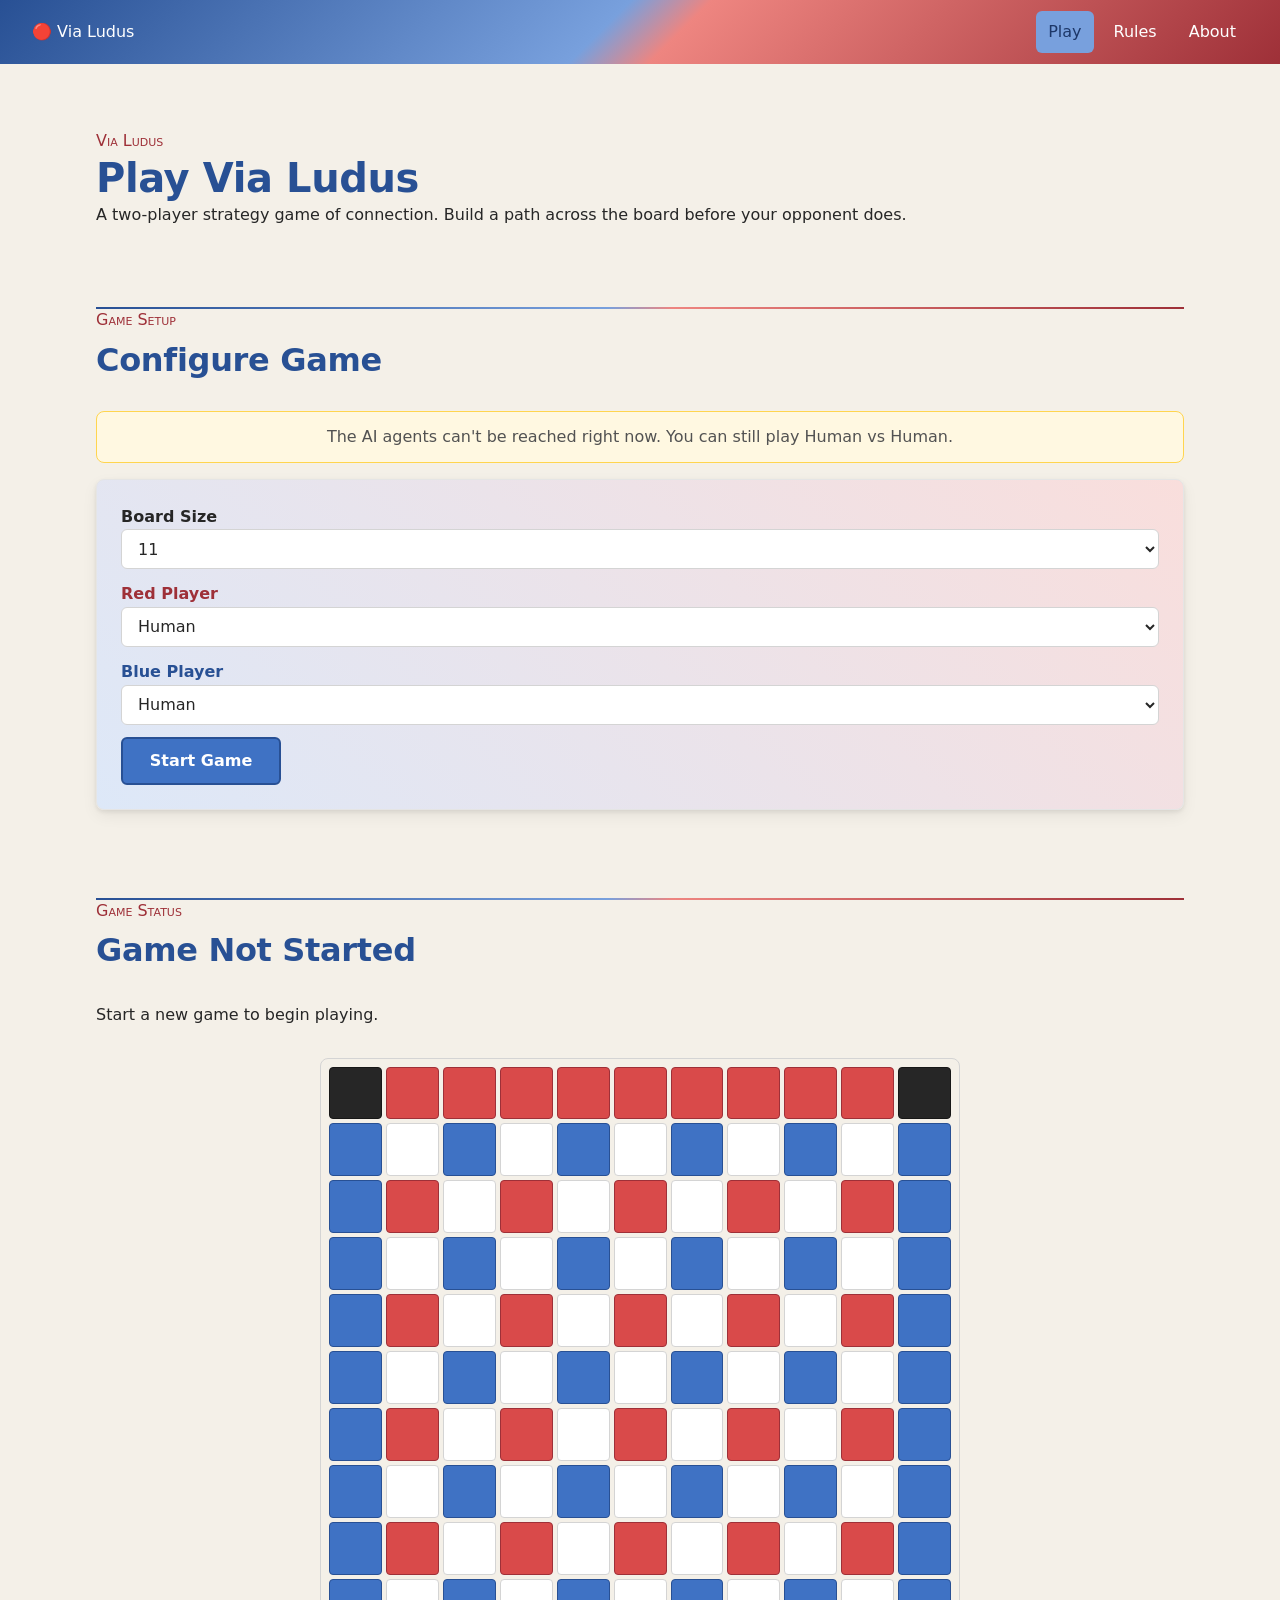
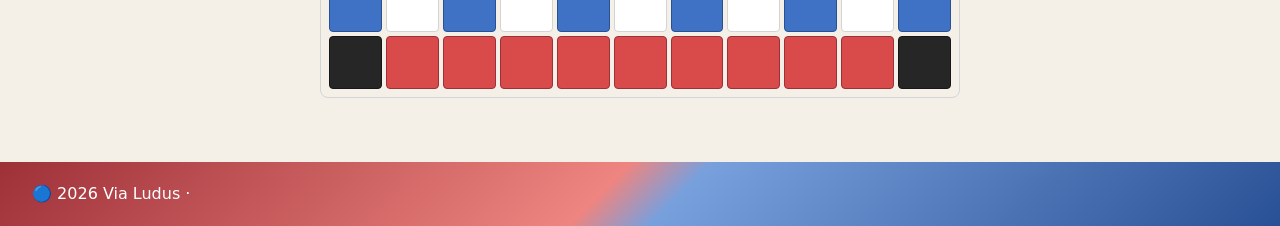
<file: frontend/index.html>
<!DOCTYPE html>
<html lang="en">
<head>
	<meta charset="UTF-8">
	<meta name="viewport" content="width=device-width, initial-scale=1.0">

	<meta
		name="description"
		content="Via Ludus is a two-player strategy game of connection, territory, and blocking."
	>

	<title>Via Ludus</title>
	<link rel="icon" href="icons/favicon.ico" sizes="any">
	<link rel="icon" href="icons/favicon-32x32.png" type="image/png" sizes="32x32">
	<link rel="icon" href="icons/favicon-16x16.png" type="image/png" sizes="16x16">
	<link rel="apple-touch-icon" href="icons/apple-touch-icon.png">
	<link rel="manifest" href="site.webmanifest">
	<meta name="theme-color" content="#3F72C4">

	<link rel="stylesheet" href="css/index.css">
	<link rel="stylesheet" href="css/pages/index.css">

</head>

<body class="site-page">

	<header class="site-header">
		<div class="container">
			<a class="site-brand" href="index.html" aria-label="Via Ludus home">
				<span class="brand-icon" aria-hidden="true">🔴</span>
				<span class="brand-name">Via Ludus</span>
			</a>

			<nav class="site-nav" aria-label="Main navigation">
				<ul class="navigation-list">
					<li>
						<a class="navigation-link is-active" href="index.html" aria-current="page">
							Play
						</a>
					</li>

					<li>
						<a class="navigation-link" href="rules.html">
							Rules
						</a>
					</li>

					<!-- <li>
						<a class="navigation-link" href="showcase.html">
							Showcase
						</a>
					</li> -->

					<li>
						<a class="navigation-link" href="about.html">
							About
						</a>
					</li>
				</ul>
			</nav>
		</div>
	</header>

<main class="main-content">

	<!-- Hero -->
	<section class="section hero" aria-labelledby="game-title">
		<div class="container">
			<div class="hero-content">
				<p class="eyebrow">Via Ludus</p>
				<h1 id="game-title">Play Via Ludus</h1>
				<p class="hero-description">A two-player strategy game of connection. Build a path across the board before your opponent does.</p>
			</div>
		</div>
	</section>

	<!-- Game Setup -->
	<section class="section game-setup" aria-labelledby="game-setup-title">
		<div class="container">
			<header class="section-header">
				<p class="eyebrow">Game Setup</p>
				<h2 id="game-setup-title">Configure Game</h2>
			</header>
			
			<div
				id="backend-notice"
				class="loading loading--notice"
				role="status"
				aria-live="polite"
				hidden
			>
				<span class="loading__spinner" aria-hidden="true"></span>
				<span data-notice-message></span>
			</div>

			<div id="game-settings" class="card">
				<div class="card__body">
					<div class="game-controls">

						<!-- Board Size -->
						<div class="game-control">
							<label class="field__label" for="board-size">
								Board Size
							</label>

							<select class="input" id="board-size" name="board-size">
								<option value="5">5</option>
								<option value="7">7</option>
								<option value="9">9</option>
								<option value="11" selected>11</option>
								<option value="13">13</option>
								<option value="15">15</option>
								<option value="17">17</option>
								<option value="19">19</option>
							</select>
						</div>

						<!-- Red Player -->
						<div class="game-control">
							<label class="field__label" for="red-player">
								<span class="player-text--red">Red Player</span>
							</label>

							<select id="red-player" class="input" name="red-player">
								<option value="human" selected>Human</option>
							</select>
						</div>

						<!-- Blue Player -->
						<div class="game-control">
							<label class="field__label" for="blue-player">
								<span class="player-text--blue">Blue Player</span>
							</label>

							<select id="blue-player" class="input" name="blue-player">
								<option value="human" selected>Human</option>
							</select>
						</div>

						<!-- Game Actions -->
						<div class="game-actions">
							<button id="game-action" class="button button--lg game-action--start" type="button">
								Start Game
							</button>
						</div>

					</div>
				</div>
			</div>
		</div>
	</section>

	<!-- Game Status -->
	<section id="game-status" class="section game-status-section" aria-labelledby="game-status-title">
		<div class="container">
			<header class="section-header">
				<p class="eyebrow">Game Status</p>
				<h2 id="game-status-title">Game Not Started</h2>
			</header>

			<div class="game-turn-indicator">
				<p id="turn-indicator">
					Start a new game to begin playing.
				</p>
			</div>

			<div id="game-board-container">
				<div class="loading" aria-live="polite">
					<span class="loading__spinner" aria-hidden="true"></span>
					<span>Loading game...</span>
				</div>
			</div>
		</div>
	</section>

</main>

	<footer class="site-footer">
		<div class="container">
			<span>🔵 2026 Via Ludus &middot;</span>
		</div>
	</footer>

	<script type="module" src="js/index.js"></script>
</body>
</html>
</file>
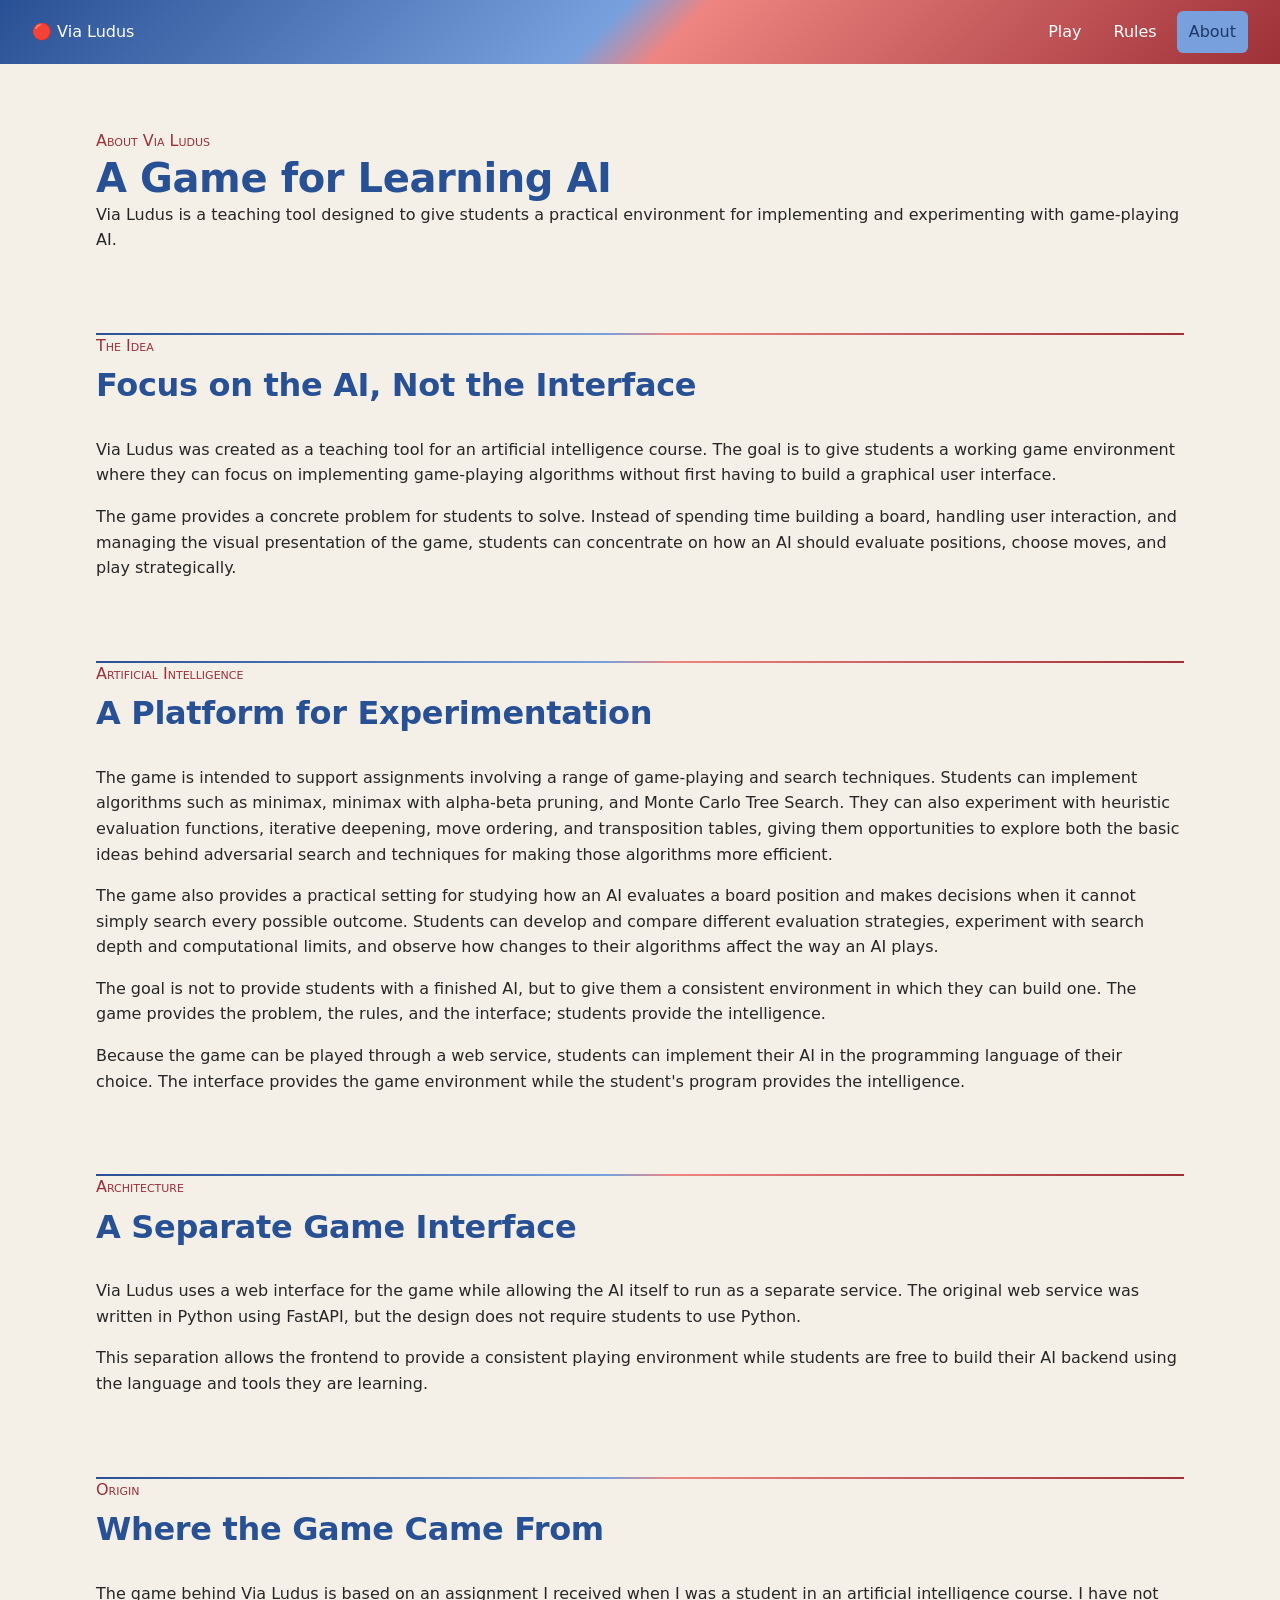
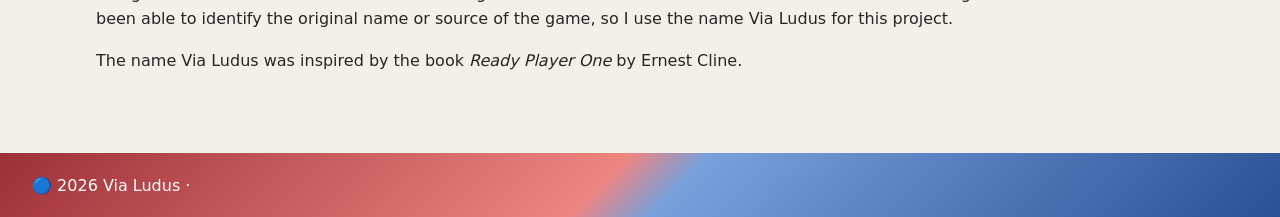
<file: frontend/about.html>
<!DOCTYPE html>
<html lang="en">
<head>
	<meta charset="UTF-8">
	<meta name="viewport" content="width=device-width, initial-scale=1.0">

	<meta
		name="description"
		content="Learn more about Via Ludus."
	>

	<title>Via Ludus | About</title>
	<link rel="icon" href="icons/favicon.ico" sizes="any">
	<link rel="icon" href="icons/favicon-32x32.png" type="image/png" sizes="32x32">
	<link rel="icon" href="icons/favicon-16x16.png" type="image/png" sizes="16x16">
	<link rel="apple-touch-icon" href="icons/apple-touch-icon.png">
	<link rel="manifest" href="site.webmanifest">
	<meta name="theme-color" content="#3F72C4">

	<link rel="stylesheet" href="css/index.css">

</head>

<body class="site-page">

	<header class="site-header">
		<div class="container">
			<a class="site-brand" href="index.html" aria-label="Via Ludus home">
				<span class="brand-icon" aria-hidden="true">🔴</span>
				<span class="brand-name">Via Ludus</span>
			</a>

			<nav class="site-nav" aria-label="Main navigation">
				<ul class="navigation-list">
					<li>
						<a class="navigation-link" href="index.html">
							Play
						</a>
					</li>

					<li>
						<a class="navigation-link" href="rules.html">
							Rules
						</a>
					</li>

					<!-- <li>
						<a class="navigation-link" href="showcase.html">
							Showcase
						</a>
					</li> -->

					<li>
						<a
							class="navigation-link is-active"
							href="about.html"
							aria-current="page"
						>
							About
						</a>
					</li>
				</ul>
			</nav>
		</div>
	</header>

		<main class="main-content">

		<!-- Hero -->
		<section class="section hero" aria-labelledby="about-title">
			<div class="container">
				<div class="hero-content">
					<p class="eyebrow">About Via Ludus</p>
					<h1 id="about-title">A Game for Learning AI</h1>
					<p class="hero-description">
						Via Ludus is a teaching tool designed to give students a
						practical environment for implementing and experimenting
						with game-playing AI.
					</p>
				</div>
			</div>
		</section>

		<!-- The Idea -->
		<section class="section" aria-labelledby="idea-title">
			<div class="container">
				<header class="section-header">
					<p class="eyebrow">The Idea</p>
					<h2 id="idea-title">Focus on the AI, Not the Interface</h2>
				</header>

				<p>
					Via Ludus was created as a teaching tool for an artificial
					intelligence course. The goal is to give students a working
					game environment where they can focus on implementing
					game-playing algorithms without first having to build a
					graphical user interface.
				</p>

				<p>
					The game provides a concrete problem for students to solve.
					Instead of spending time building a board, handling user
					interaction, and managing the visual presentation of the game,
					students can concentrate on how an AI should evaluate positions,
					choose moves, and play strategically.
				</p>
			</div>
		</section>

		<!-- AI -->
		<section class="section" aria-labelledby="ai-title">
			<div class="container">
				<header class="section-header">
					<p class="eyebrow">Artificial Intelligence</p>
					<h2 id="ai-title">A Platform for Experimentation</h2>
				</header>

				<p>
					The game is intended to support assignments involving a range
					of game-playing and search techniques. Students can implement
					algorithms such as minimax, minimax with alpha-beta pruning,
					and Monte Carlo Tree Search. They can also experiment with
					heuristic evaluation functions, iterative deepening, move
					ordering, and transposition tables, giving them opportunities
					to explore both the basic ideas behind adversarial search and
					techniques for making those algorithms more efficient.
				</p>

				<p>
					The game also provides a practical setting for studying how an
					AI evaluates a board position and makes decisions when it cannot
					simply search every possible outcome. Students can develop and
					compare different evaluation strategies, experiment with search
					depth and computational limits, and observe how changes to their
					algorithms affect the way an AI plays.
				</p>

				<p>
					The goal is not to provide students with a finished AI, but to
					give them a consistent environment in which they can build one.
					The game provides the problem, the rules, and the interface;
					students provide the intelligence.
				</p>

				<p>
					Because the game can be played through a web service, students
					can implement their AI in the programming language of their
					choice. The interface provides the game environment while the
					student's program provides the intelligence.
				</p>
			</div>
		</section>

		<!-- Architecture -->
		<section class="section" aria-labelledby="architecture-title">
			<div class="container">
				<header class="section-header">
					<p class="eyebrow">Architecture</p>
					<h2 id="architecture-title">A Separate Game Interface</h2>
				</header>

				<p>
					Via Ludus uses a web interface for the game while allowing the
					AI itself to run as a separate service. The original web service
					was written in Python using FastAPI, but the design does not
					require students to use Python.
				</p>

				<p>
					This separation allows the frontend to provide a consistent
					playing environment while students are free to build their
					AI backend using the language and tools they are learning.
				</p>
			</div>
		</section>

		<!-- Origin -->
		<section class="section" aria-labelledby="origin-title">
			<div class="container">
				<header class="section-header">
					<p class="eyebrow">Origin</p>
					<h2 id="origin-title">Where the Game Came From</h2>
				</header>

				<p>
					The game behind Via Ludus is based on an assignment I received
					when I was a student in an artificial intelligence course.
					I have not been able to identify the original name or source
					of the game, so I use the name Via Ludus for this project.
				</p>

				<p>
					The name Via Ludus was inspired by the book
					<em>Ready Player One</em> by Ernest Cline.
				</p>
			</div>
		</section>

	</main>

	<footer class="site-footer">
		<div class="container">
			<span>🔵 2026 Via Ludus &middot;</span>
		</div>
	</footer>

</body>
</html>
</file>
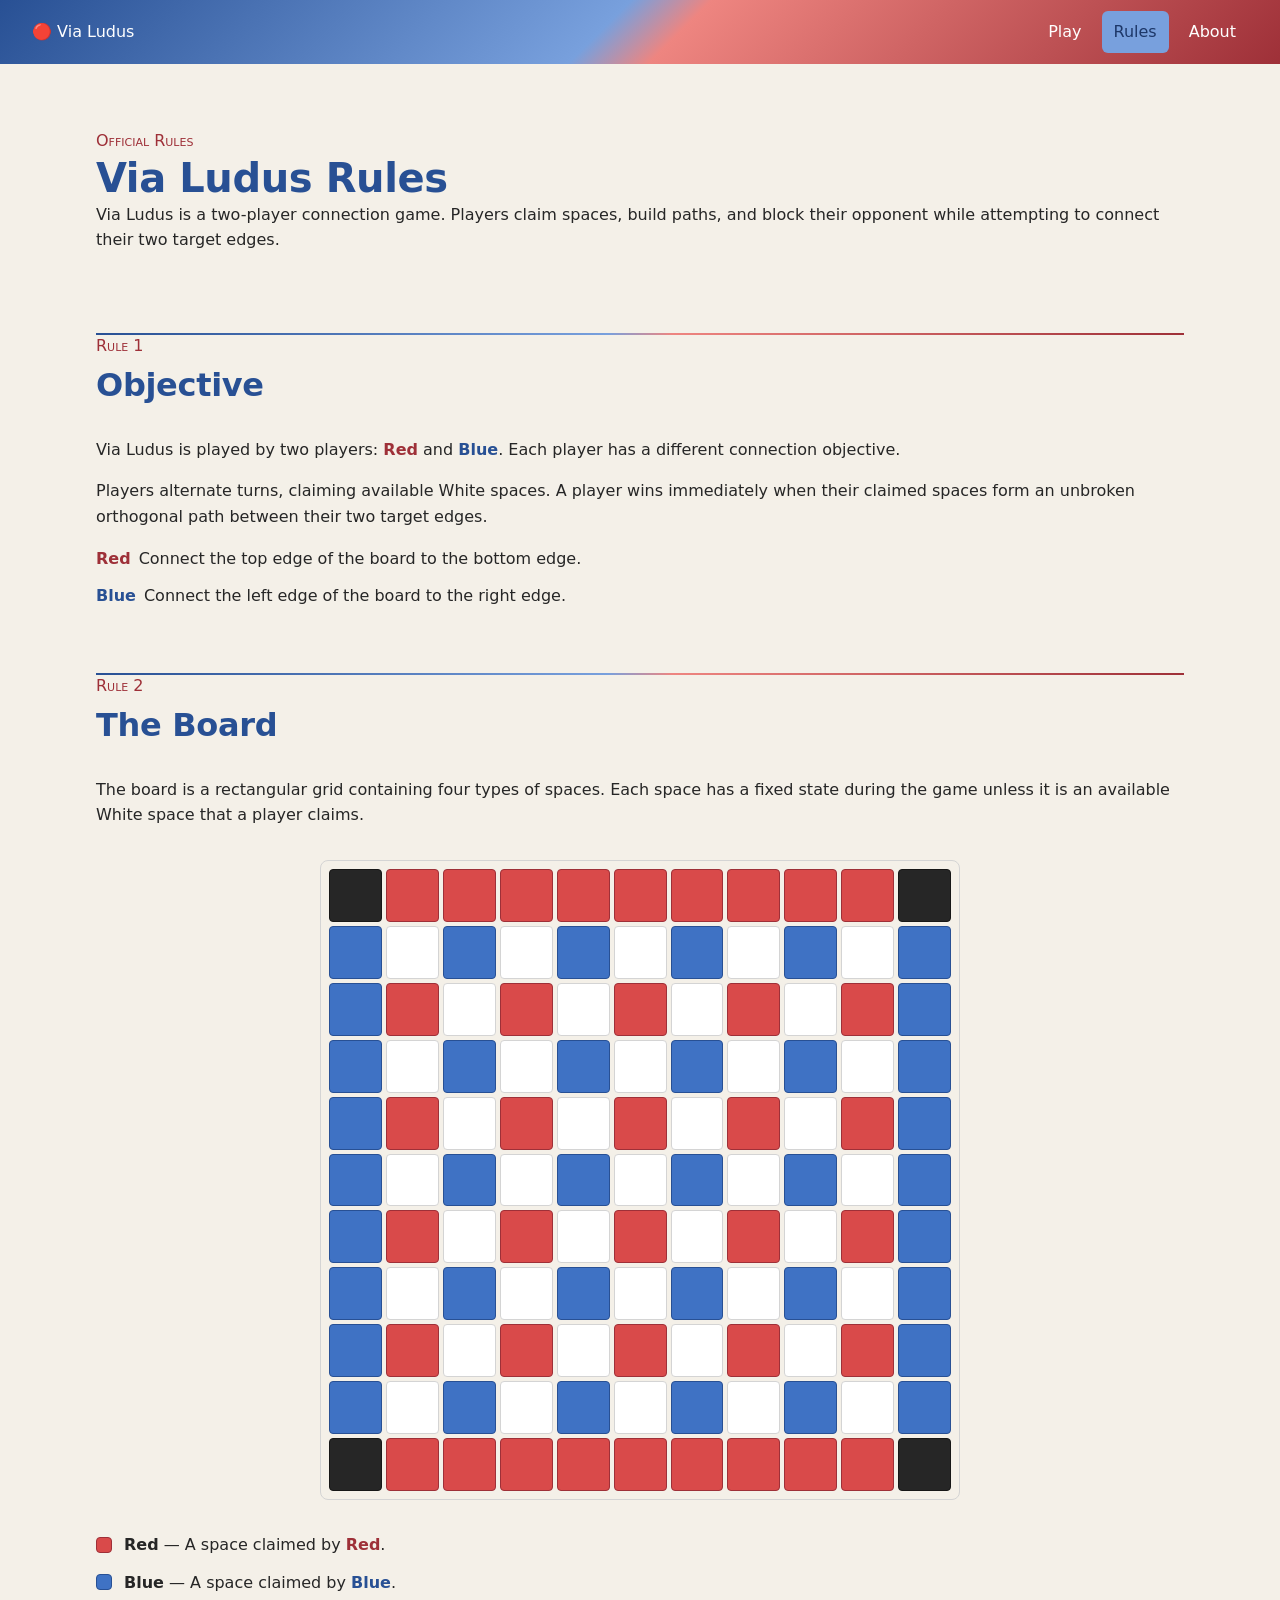
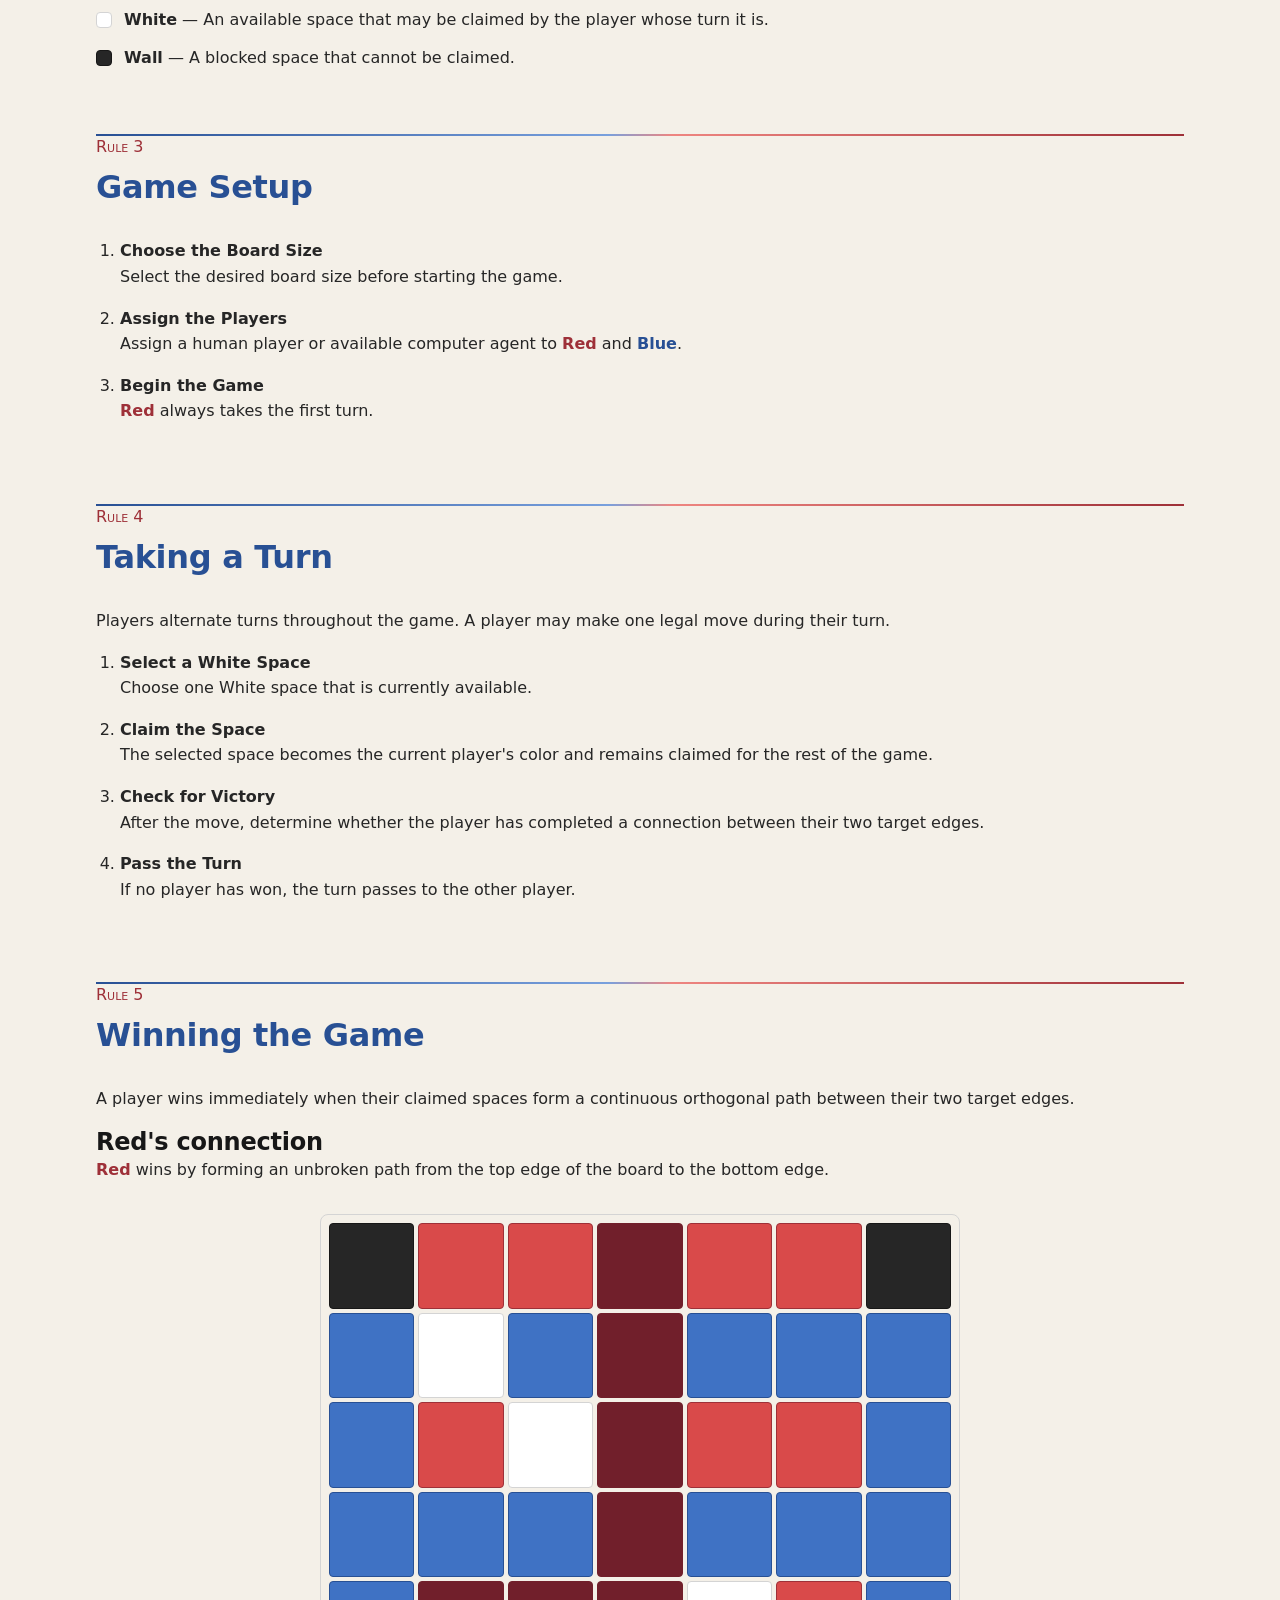
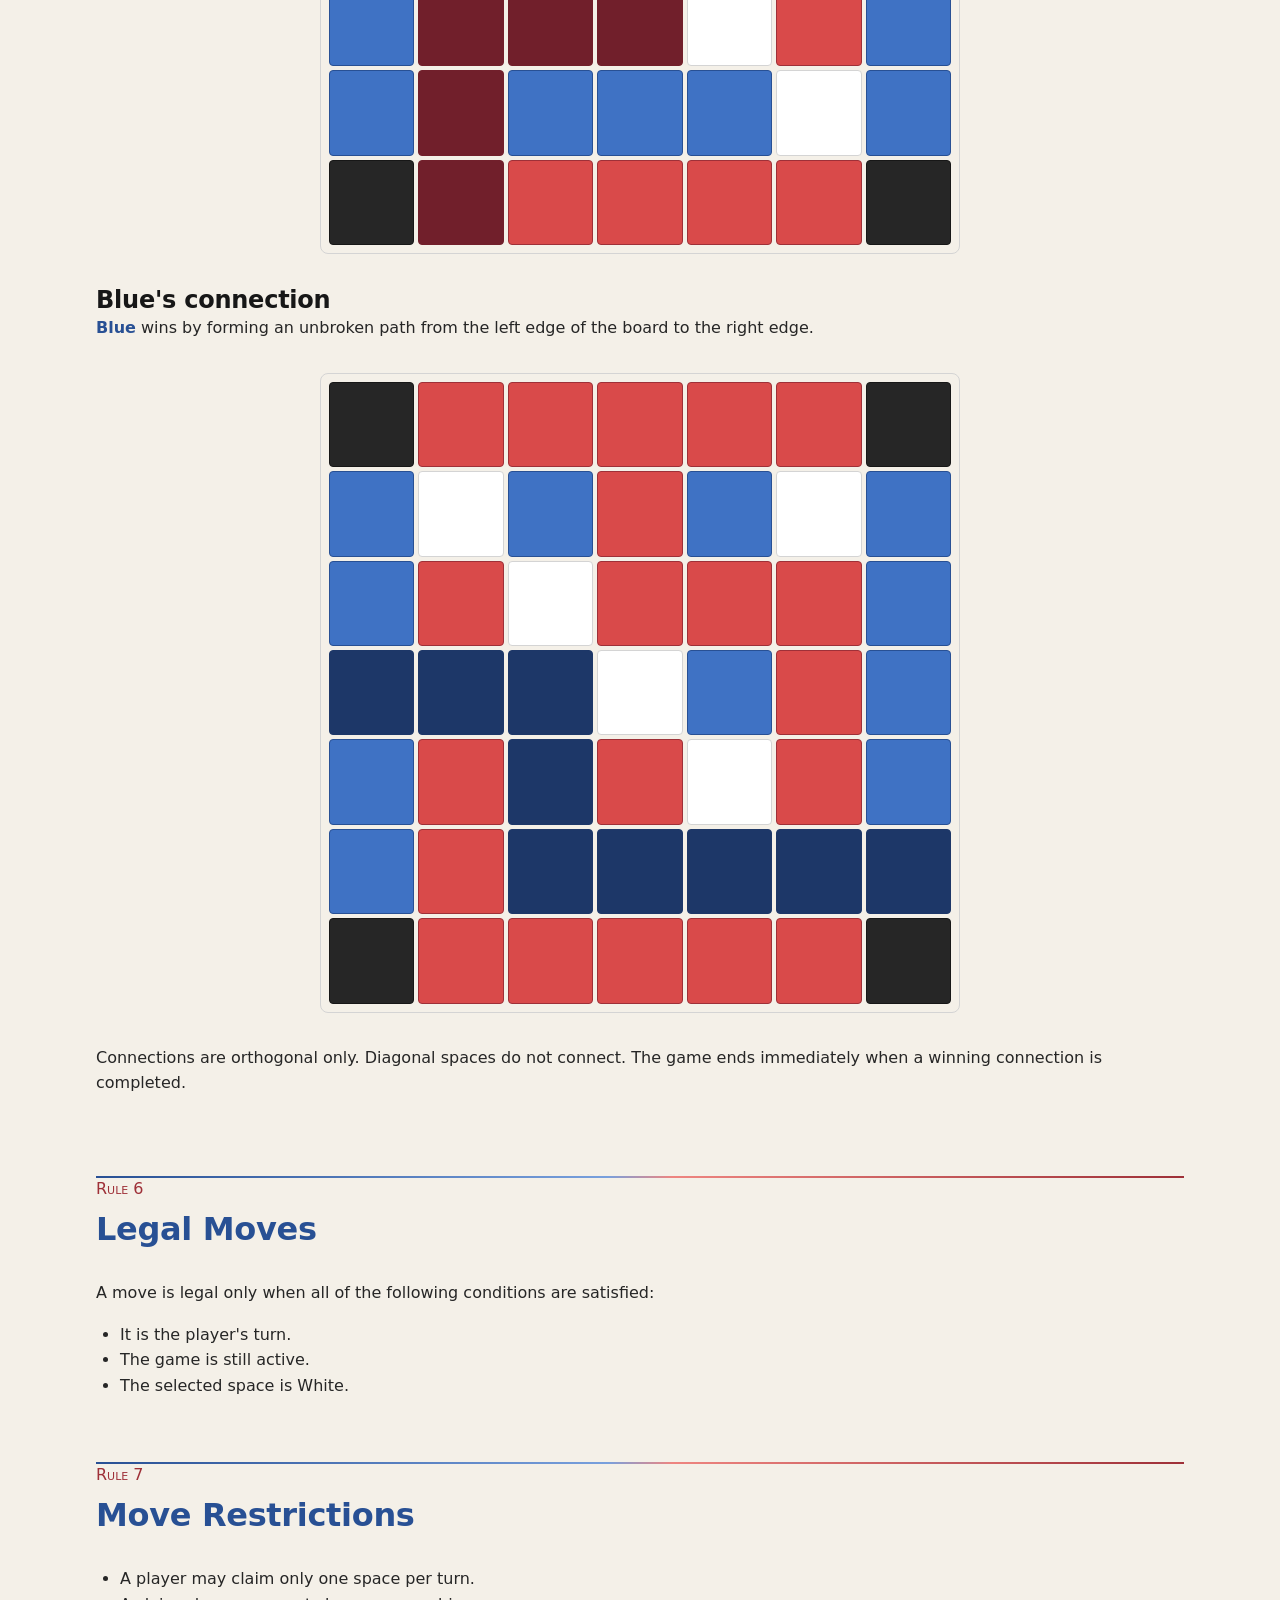
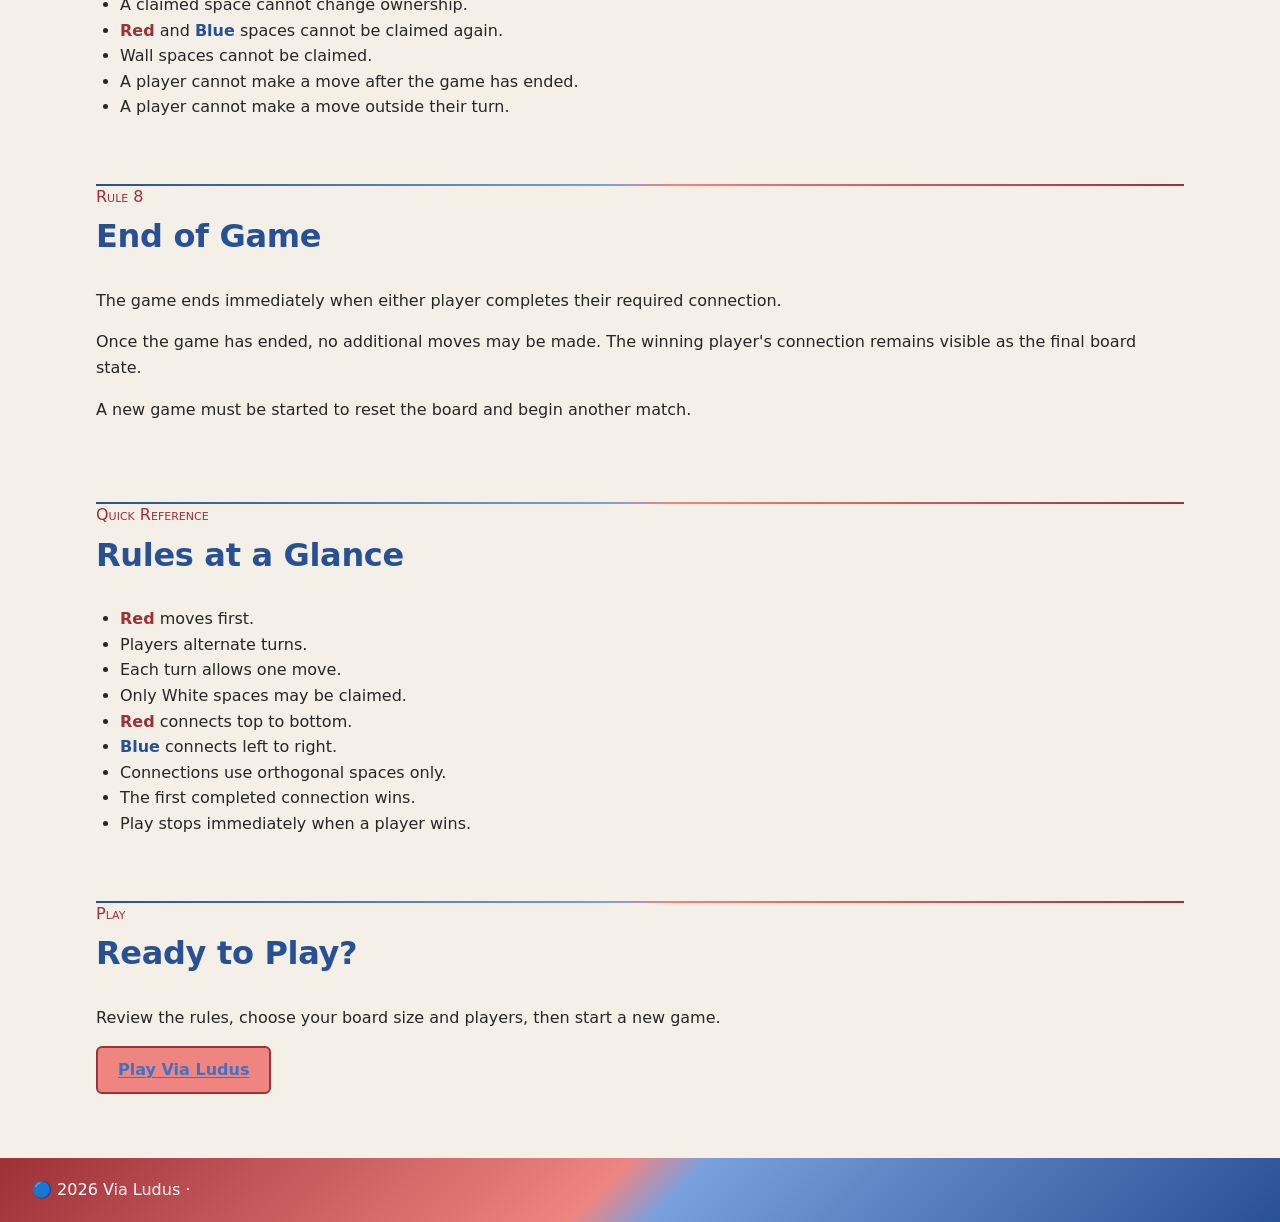
<file: frontend/rules.html>
<!DOCTYPE html>
<html lang="en">
<head>
	<meta charset="UTF-8">
	<meta name="viewport" content="width=device-width, initial-scale=1.0">

	<meta
		name="description"
		content="Official rules for Via Ludus, a two-player strategy game of connection, territory, and blocking."
	>

	<title>Via Ludus | Rules</title>
	<link rel="icon" href="icons/favicon.ico" sizes="any">
	<link rel="icon" href="icons/favicon-32x32.png" type="image/png" sizes="32x32">
	<link rel="icon" href="icons/favicon-16x16.png" type="image/png" sizes="16x16">
	<link rel="apple-touch-icon" href="icons/apple-touch-icon.png">
	<link rel="manifest" href="site.webmanifest">
	<meta name="theme-color" content="#3F72C4">

	<link rel="stylesheet" href="css/index.css">
	<link rel="stylesheet" href="css/pages/rules.css">

</head>

<body class="site-page">

	<header class="site-header">
		<div class="container">
			<a class="site-brand" href="index.html" aria-label="Via Ludus home">
				<span class="brand-icon" aria-hidden="true">🔴</span>
				<span class="brand-name">Via Ludus</span>
			</a>

			<nav class="site-nav" aria-label="Main navigation">
				<ul class="navigation-list">
					<li>
						<a class="navigation-link" href="index.html">
							Play
						</a>
					</li>

					<li>
						<a class="navigation-link is-active" href="rules.html" aria-current="page">
							Rules
						</a>
					</li>

					<!-- <li>
						<a class="navigation-link" href="showcase.html">
							Showcase
						</a>
					</li> -->

					<li>
						<a class="navigation-link" href="about.html">
							About
						</a>
					</li>
				</ul>
			</nav>
		</div>
	</header>

	<main class="main-content">

		<!-- Rules Introduction -->
		<section class="section hero" aria-labelledby="rules-title">
			<div class="container">

				<div class="hero-content">
					<p class="eyebrow">Official Rules</p>

					<h1 id="rules-title">
						Via Ludus Rules
					</h1>

					<p class="hero-description">
						Via Ludus is a two-player connection game.
						Players claim spaces, build paths, and block
						their opponent while attempting to connect
						their two target edges.
					</p>
				</div>

			</div>
		</section>

		<!-- 1. Objective -->
		<section class="section" aria-labelledby="overview-title">
			<div class="container">

				<header class="section-header">
					<p class="eyebrow">Rule 1</p>

					<h2 id="overview-title">
						Objective
					</h2>
				</header>

				<p>
					Via Ludus is played by two players:
					<span class="player-text--red">Red</span> and
					<span class="player-text--blue">Blue</span>.
					Each player has a different connection objective.
				</p>

				<p>
					Players alternate turns, claiming available
					White spaces. A player wins immediately when their
					claimed spaces form an unbroken orthogonal path
					between their two target edges.
				</p>

				<dl class="game-goals" aria-label="Player objectives">
					<div class="game-goal game-goal--red">
						<dt><span class="player-text--red">Red</span></dt>

						<dd>
							Connect the top edge of the board to the bottom edge.
						</dd>
					</div>

					<div class="game-goal game-goal--blue">
						<dt><span class="player-text--blue">Blue</span></dt>

						<dd>
							Connect the left edge of the board to the right edge.
						</dd>
					</div>
				</dl>

			</div>
		</section>

		<!-- 2. Board -->
		<section class="section" aria-labelledby="board-title">
			<div class="container">

				<header class="section-header">
					<p class="eyebrow">Rule 2</p>

					<h2 id="board-title">
						The Board
					</h2>
				</header>

				<p>
					The board is a rectangular grid containing four
					types of spaces. Each space has a fixed state
					during the game unless it is an available White
					space that a player claims.
				</p>

				<div
					id="starting-board-example"
					class="rules-board-example rules-board-example--starting"
				>
					<div class="loading" aria-live="polite">
						<span
							class="loading__spinner"
							aria-hidden="true"
						></span>

						<span>
							Loading board example...
						</span>
					</div>
				</div>

				<ul class="board-legend" aria-label="Board space types">
					<li class="board-legend-item">
						<span
							class="board-legend-marker board-legend-marker-red"
							aria-hidden="true"
						></span>

						<span>
							<strong>Red</strong>
							&mdash;
							A space claimed by <span class="player-text--red">Red</span>.
						</span>
					</li>

					<li class="board-legend-item">
						<span
							class="board-legend-marker board-legend-marker-blue"
							aria-hidden="true"
						></span>

						<span>
							<strong>Blue</strong>
							&mdash;
							A space claimed by <span class="player-text--blue">Blue</span>.
						</span>
					</li>

					<li class="board-legend-item">
						<span
							class="board-legend-marker board-legend-marker-open"
							aria-hidden="true"
						></span>

						<span>
							<strong>White</strong>
							— An available space that may be
							claimed by the player whose turn it is.
						</span>
					</li>

					<li class="board-legend-item">
						<span
							class="board-legend-marker board-legend-marker-corner"
							aria-hidden="true"
						></span>

						<span>
							<strong>Wall</strong>
							— A blocked space that cannot be claimed.
						</span>
					</li>
				</ul>

			</div>
		</section>

		<!-- 3. Setup -->
		<section class="section" aria-labelledby="setup-title">
			<div class="container">

				<header class="section-header">
					<p class="eyebrow">Rule 3</p>

					<h2 id="setup-title">
						Game Setup
					</h2>
				</header>

				<ol class="rules-steps">
					<li class="rules-step">
						<span class="rules-step-title">Choose the Board Size</span>

						<p>
							Select the desired board size before
							starting the game.
						</p>
					</li>
					
					<li class="rules-step">
						<span class="rules-step-title">Assign the Players</span>

						<p>
							Assign a human player or available
							computer agent to
							<span class="player-text--red">Red</span> and
							<span class="player-text--blue">Blue</span>.
						</p>
					</li>

					<li class="rules-step">
						<span class="rules-step-title">Begin the Game</span>

						<p>
							<span class="player-text--red">Red</span>
							always takes the first turn.
						</p>
					</li>
				</ol>

			</div>
		</section>

		<!-- 4. Taking a Turn -->
		<section class="section" aria-labelledby="turn-title">
			<div class="container">

				<header class="section-header">
					<p class="eyebrow">Rule 4</p>

					<h2 id="turn-title">
						Taking a Turn
					</h2>
				</header>

				<p>
					Players alternate turns throughout the game.
					A player may make one legal move during their
					turn.
				</p>

				<ol class="rules-steps">
					<li class="rules-step">
						<span class="rules-step-title">Select a White Space</span>

						<p>
							Choose one White space that is currently
							available.
						</p>
					</li>

					<li class="rules-step">
						<span class="rules-step-title">Claim the Space</span>

						<p>
							The selected space becomes the current
							player's color and remains claimed for
							the rest of the game.
						</p>
					</li>

					<li class="rules-step">
						<span class="rules-step-title">Check for Victory</span>

						<p>
							After the move, determine whether the
							player has completed a connection between
							their two target edges.
						</p>
					</li>

					<li class="rules-step">
						<span class="rules-step-title">Pass the Turn</span>

						<p>
							If no player has won, the turn passes to
							the other player.
						</p>
					</li>
				</ol>

			</div>
		</section>

		<!-- 5. Winning -->
		<section class="section" aria-labelledby="winning-title">
			<div class="container">

				<header class="section-header">
					<p class="eyebrow">Rule 5</p>

					<h2 id="winning-title">
						Winning the Game
					</h2>
				</header>

				<p>
					A player wins immediately when their claimed
					spaces form a continuous orthogonal path between
					their two target edges.
				</p>

				<div class="winning-goals" aria-label="Winning conditions">

					<article class="winning-goal">
						<h3>Red's connection</h3>

						<p>
							<span class="player-text--red">Red</span>
							wins by forming an unbroken path from the
							top edge of the board to the bottom edge.
						</p>

						<div
							id="red-winning-example"
							class="rules-board-example"
						>
							<div class="loading" aria-live="polite">
								<span
									class="loading__spinner"
									aria-hidden="true"
								></span>

								<span>
									Loading Red connection example...
								</span>
							</div>
						</div>
					</article>

					<article class="winning-goal">
						<h3>Blue's connection</h3>

						<p>
							<span class="player-text--blue">Blue</span>
							wins by forming an unbroken path from the
							left edge of the board to the right edge.
						</p>

						<div
							id="blue-winning-example"
							class="rules-board-example"
						>
							<div class="loading" aria-live="polite">
								<span
									class="loading__spinner"
									aria-hidden="true"
								></span>

								<span>
									Loading Blue connection example...
								</span>
							</div>
						</div>
					</article>

				</div>

				<p class="rules-note">
					Connections are orthogonal only. Diagonal spaces
					do not connect. The game ends immediately when
					a winning connection is completed.
				</p>

			</div>
		</section>

		<!-- 6. Legal Moves -->
		<section class="section" aria-labelledby="moves-title">
			<div class="container">

				<header class="section-header">
					<p class="eyebrow">Rule 6</p>

					<h2 id="moves-title">
						Legal Moves
					</h2>
				</header>

				<p>
					A move is legal only when all of the following
					conditions are satisfied:
				</p>

				<ul class="rules-list">
					<li>
						It is the player's turn.
					</li>

					<li>
						The game is still active.
					</li>

					<li>
						The selected space is White.
					</li>
				</ul>

			</div>
		</section>

		<!-- 7. Restrictions -->
		<section class="section" aria-labelledby="restrictions-title">
			<div class="container">

				<header class="section-header">
					<p class="eyebrow">Rule 7</p>

					<h2 id="restrictions-title">
						Move Restrictions
					</h2>
				</header>

				<ul class="rules-list">
					<li>
						A player may claim only one space per turn.
					</li>

					<li>
						A claimed space cannot change ownership.
					</li>

					<li>
						<span class="player-text--red">Red</span>
						and
						<span class="player-text--blue">Blue</span>
						spaces cannot be claimed again.
					</li>

					<li>
						Wall spaces cannot be claimed.
					</li>

					<li>
						A player cannot make a move after the game
						has ended.
					</li>

					<li>
						A player cannot make a move outside their turn.
					</li>
				</ul>

			</div>
		</section>

		<!-- 8. Game End -->
		<section class="section" aria-labelledby="game-end-title">
			<div class="container">

				<header class="section-header">
					<p class="eyebrow">Rule 8</p>

					<h2 id="game-end-title">
						End of Game
					</h2>
				</header>

				<p>
					The game ends immediately when either player
					completes their required connection.
				</p>

				<p>
					Once the game has ended, no additional moves may
					be made. The winning player's connection remains
					visible as the final board state.
				</p>

				<p>
					A new game must be started to reset the board and
					begin another match.
				</p>

			</div>
		</section>

		<!-- Quick Reference -->
		<section class="section" aria-labelledby="reference-title">
			<div class="container">

				<header class="section-header">
					<p class="eyebrow">Quick Reference</p>

					<h2 id="reference-title">
						Rules at a Glance
					</h2>
				</header>

				<ul class="rules-list">
					<li>
						<span class="player-text--red">Red</span>
						moves first.
					</li>

					<li>
						Players alternate turns.
					</li>

					<li>
						Each turn allows one move.
					</li>

					<li>
						Only White spaces may be claimed.
					</li>

					<li>
						<span class="player-text--red">Red</span>
						connects top to bottom.
					</li>

					<li>
						<span class="player-text--blue">Blue</span>
						connects left to right.
					</li>

					<li>
						Connections use orthogonal spaces only.
					</li>

					<li>
						The first completed connection wins.
					</li>

					<li>
						Play stops immediately when a player wins.
					</li>
				</ul>

			</div>
		</section>

		<!-- Start Playing -->
		<section class="section" aria-labelledby="new-game-title">
			<div class="container">

				<header class="section-header">
					<p class="eyebrow">Play</p>

					<h2 id="new-game-title">
						Ready to Play?
					</h2>
				</header>

				<p>
					Review the rules, choose your board size and
					players, then start a new game.
				</p>

				<a id="rules-game-link" class="button button--lg" href="index.html">
					Play Via Ludus
				</a>

			</div>
		</section>

	</main>

	<footer class="site-footer">
		<div class="container">
			<span>🔵 2026 Via Ludus &middot;</span>
		</div>
	</footer>

	<script type="module" src="js/rules.js"></script>
</body>
</html>
</file>
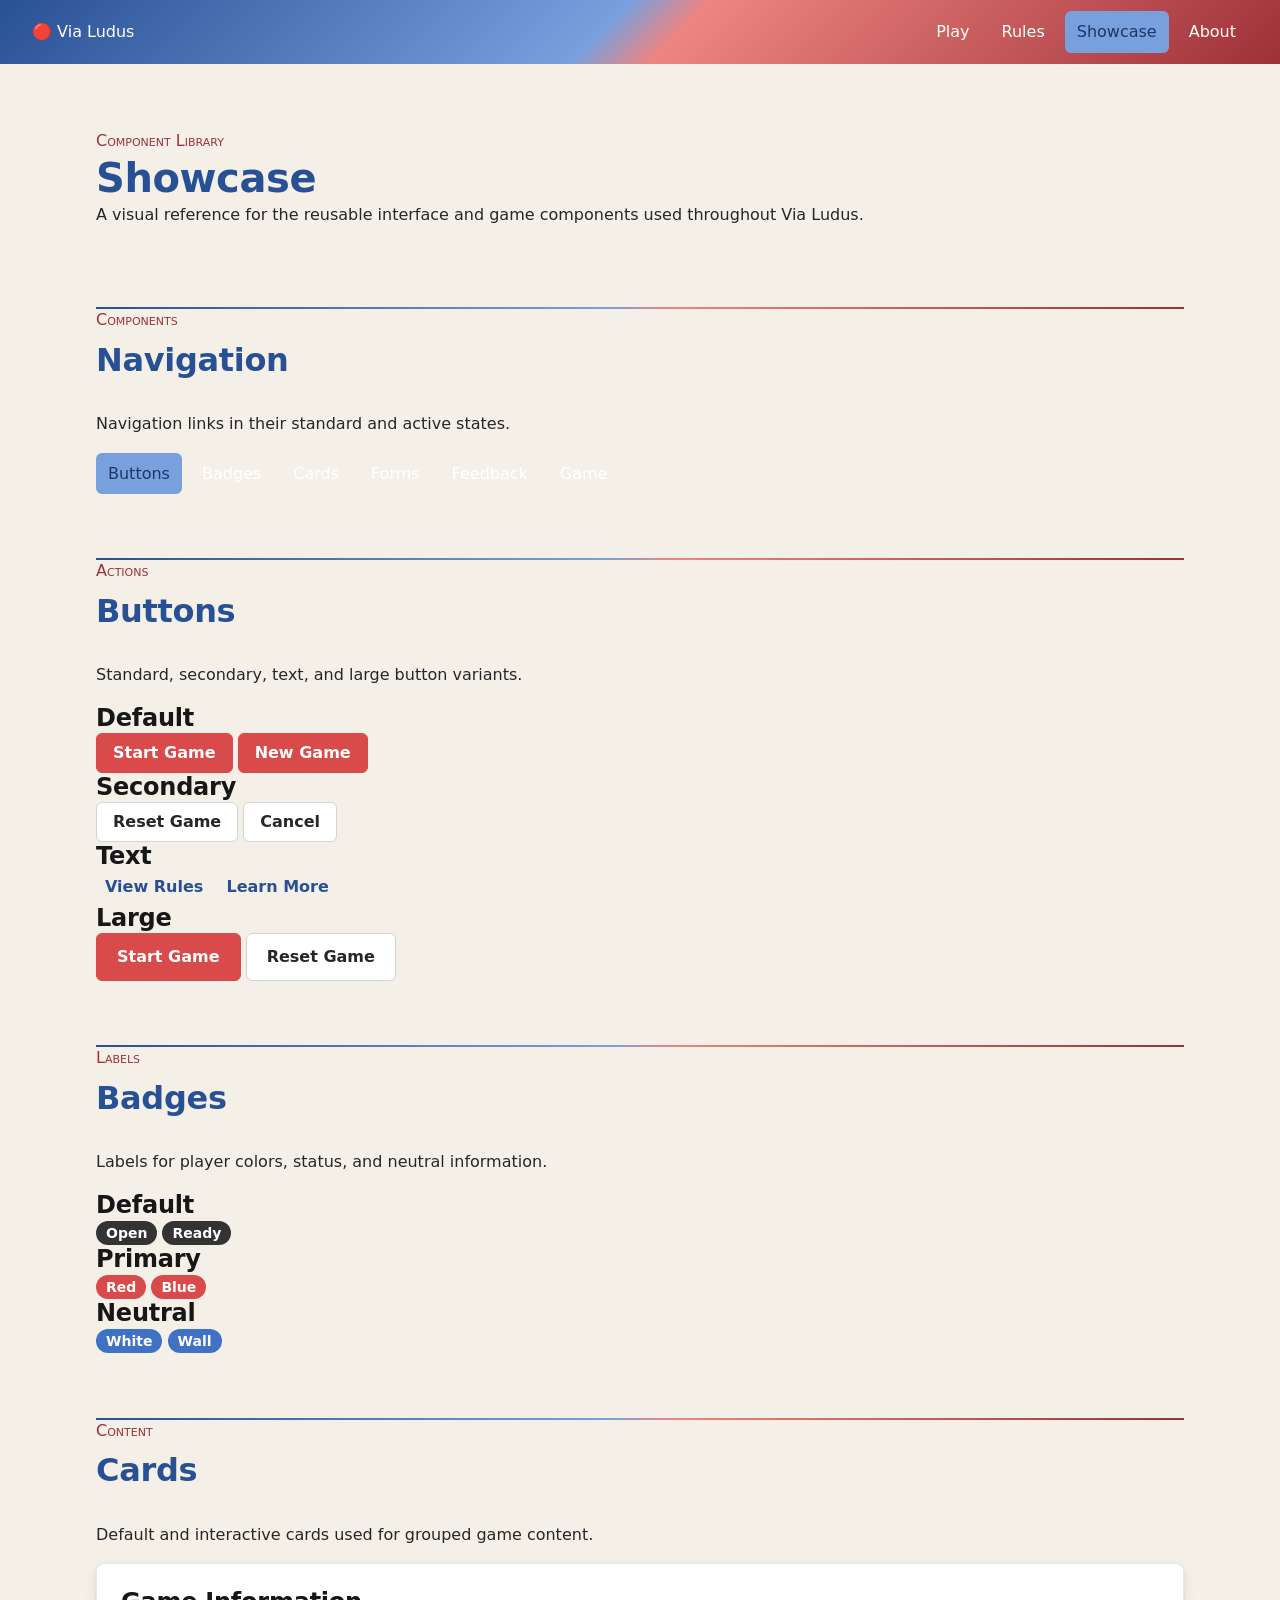
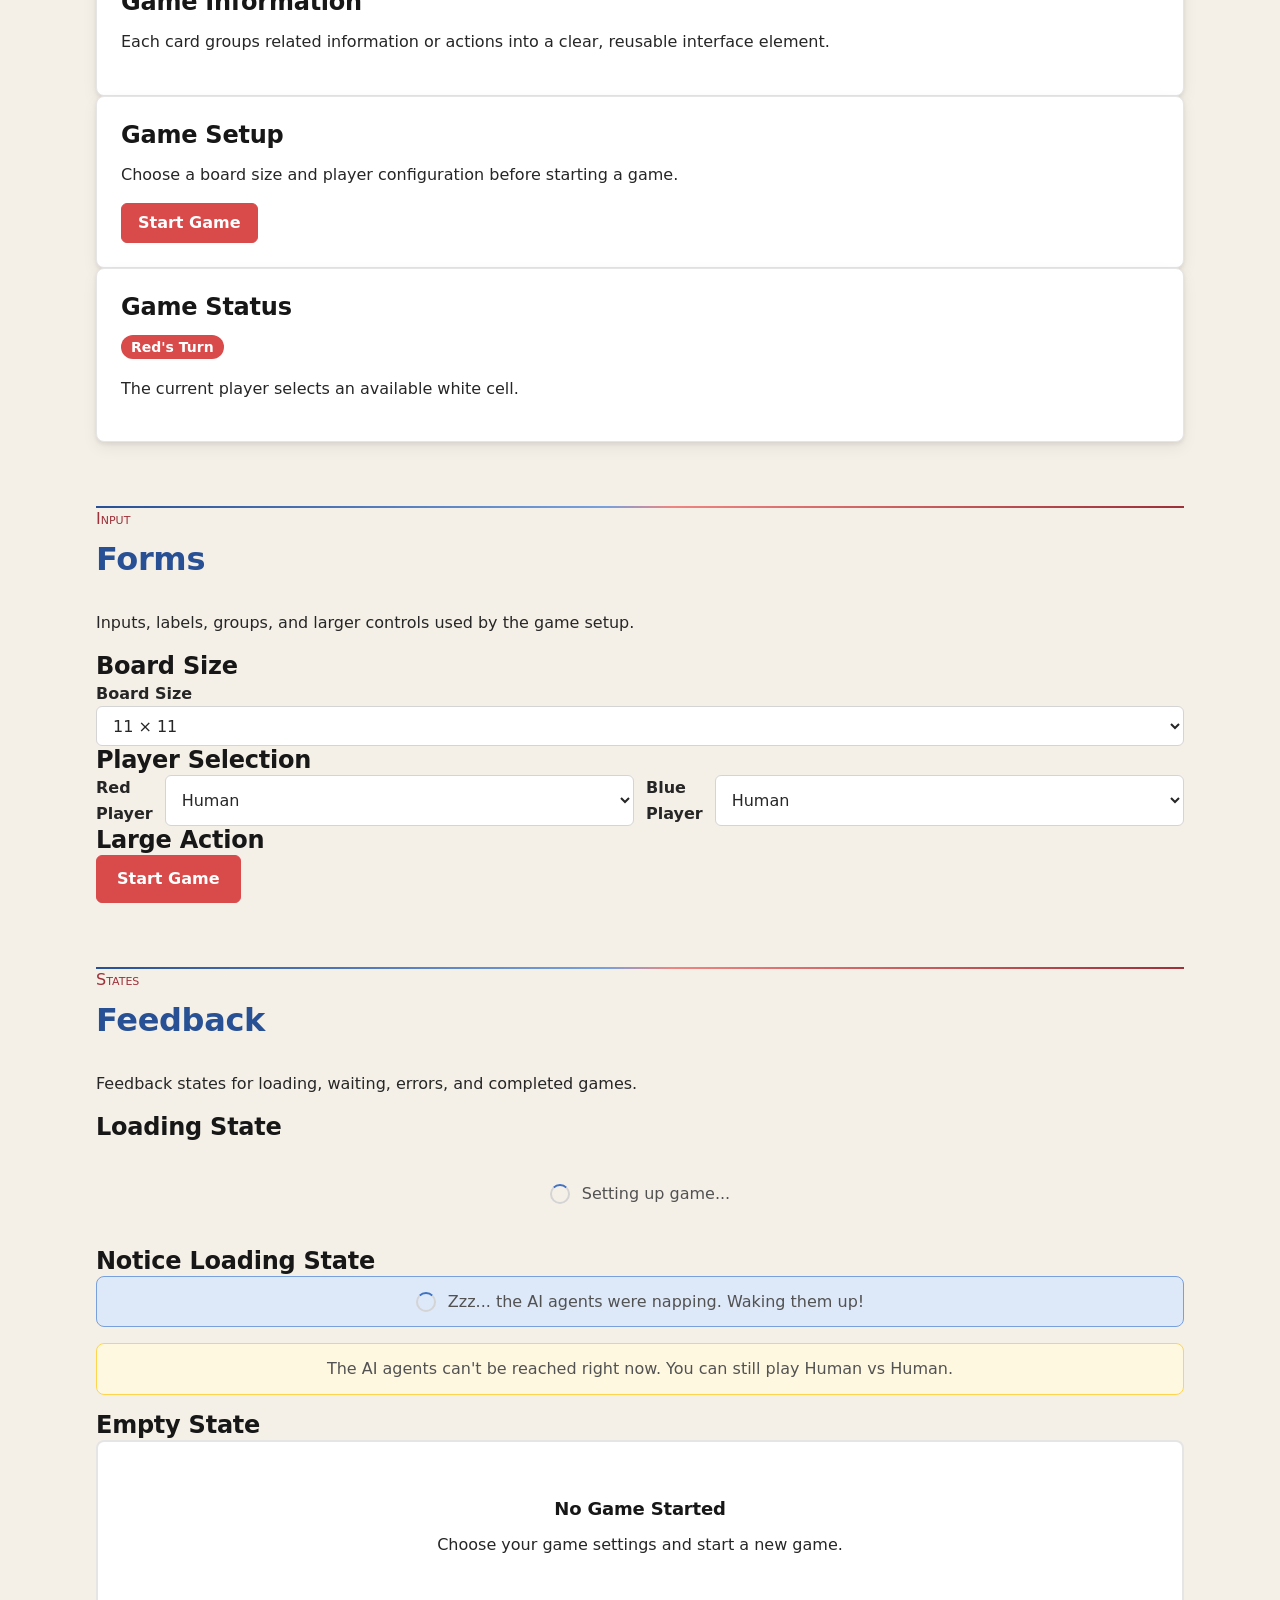
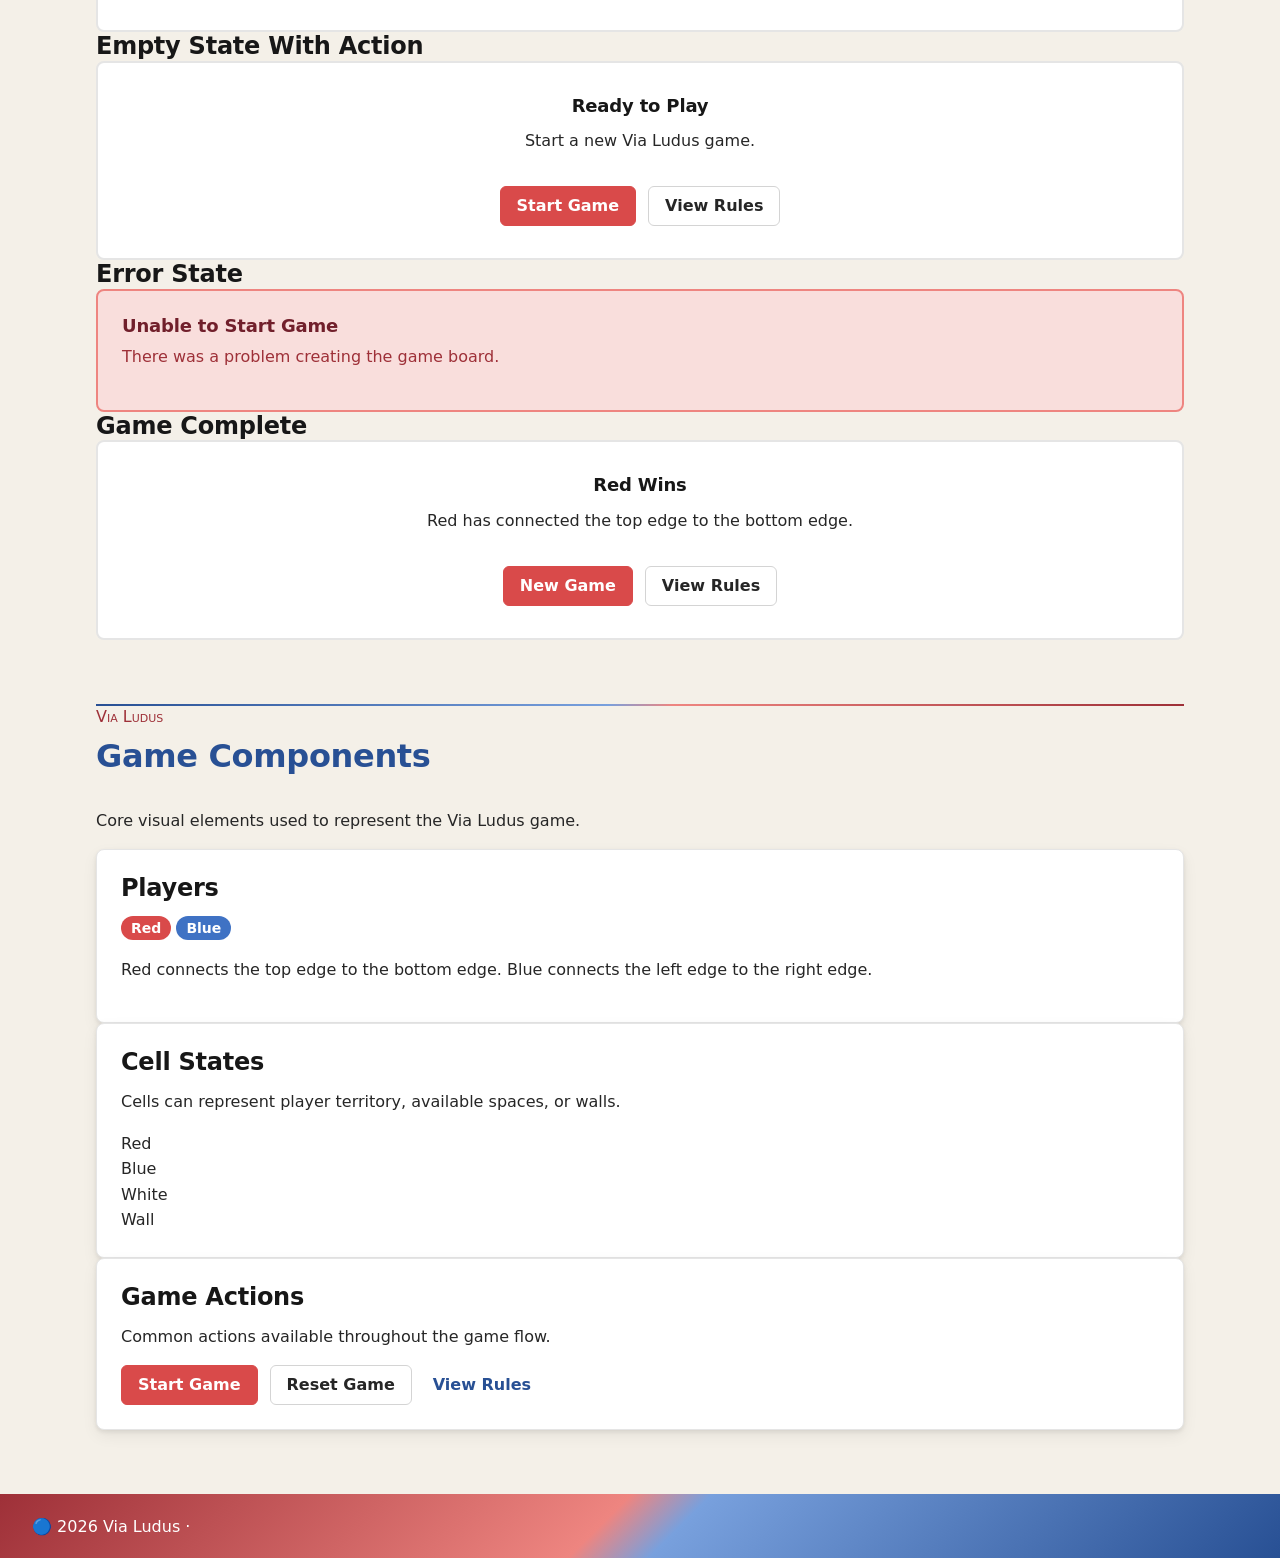
<file: frontend/showcase.html>
<!DOCTYPE html>
<html lang="en">
<head>
	<meta charset="UTF-8">
	<meta name="viewport" content="width=device-width, initial-scale=1.0">

	<meta
		name="description"
		content="Explore the Via Ludus component showcase, including reusable interface components, variants, states, and responsive behavior."
	>

	<title>Via Ludus | Showcase</title>
	<link rel="icon" href="icons/favicon.ico" sizes="any">
	<link rel="icon" href="icons/favicon-32x32.png" type="image/png" sizes="32x32">
	<link rel="icon" href="icons/favicon-16x16.png" type="image/png" sizes="16x16">
	<link rel="apple-touch-icon" href="icons/apple-touch-icon.png">
	<link rel="manifest" href="site.webmanifest">
	<meta name="theme-color" content="#3F72C4">

	<link rel="stylesheet" href="css/index.css">

</head>

<body class="site-page">

	<header class="site-header">
		<div class="container">
			<a class="site-brand" href="index.html" aria-label="Via Ludus home">
				<span class="brand-icon" aria-hidden="true">🔴</span>
				<span class="brand-name">Via Ludus</span>
			</a>

			<nav class="site-nav" aria-label="Main navigation">
				<ul class="navigation-list">
					<li>
						<a class="navigation-link" href="index.html">
							Play
						</a>
					</li>

					<li>
						<a class="navigation-link" href="rules.html">
							Rules
						</a>
					</li>

					<li>
						<a
							class="navigation-link is-active"
							href="showcase.html"
							aria-current="page"
						>
							Showcase
						</a>
					</li>

					<li>
						<a class="navigation-link" href="about.html">
							About
						</a>
					</li>
				</ul>
			</nav>
		</div>
	</header>

	<main class="main-content">

		<!-- Hero -->
		<section class="section hero" aria-labelledby="showcase-title">
			<div class="container">
				<div class="hero-content">
					<p class="eyebrow">Component Library</p>
					<h1 id="showcase-title">Showcase</h1>
					<p class="hero-description">
						A visual reference for the reusable interface and game components
						used throughout Via Ludus.
					</p>
				</div>
			</div>
		</section>

		<!-- Navigation -->
		<section class="section" aria-labelledby="navigation-title">
			<div class="container">
				<header class="section-header">
					<p class="eyebrow">Components</p>
					<h2 id="navigation-title">Navigation</h2>
				</header>

				<p>
					Navigation links in their standard and active states.
				</p>

				<nav aria-label="Showcase navigation">
					<ul class="navigation-list">
						<li>
							<a class="navigation-link is-active" href="#buttons">
								Buttons
							</a>
						</li>
						<li>
							<a class="navigation-link" href="#badges">
								Badges
							</a>
						</li>
						<li>
							<a class="navigation-link" href="#cards">
								Cards
							</a>
						</li>
						<li>
							<a class="navigation-link" href="#forms">
								Forms
							</a>
						</li>
						<li>
							<a class="navigation-link" href="#feedback">
								Feedback
							</a>
						</li>
						<li>
							<a class="navigation-link" href="#game-components">
								Game
							</a>
						</li>
					</ul>
				</nav>
			</div>
		</section>

		<!-- Buttons -->
		<section class="section" id="buttons" aria-labelledby="buttons-title">
			<div class="container">
				<header class="section-header">
					<p class="eyebrow">Actions</p>
					<h2 id="buttons-title">Buttons</h2>
				</header>

				<p>
					Standard, secondary, text, and large button variants.
				</p>

				<div>
					<h3>Default</h3>
					<button class="button" type="button">Start Game</button>
					<button class="button" type="button">New Game</button>
				</div>

				<div>
					<h3>Secondary</h3>
					<button class="button button--secondary" type="button">
						Reset Game
					</button>
					<button class="button button--secondary" type="button">
						Cancel
					</button>
				</div>

				<div>
					<h3>Text</h3>
					<button class="button button--text" type="button">
						View Rules
					</button>
					<button class="button button--text" type="button">
						Learn More
					</button>
				</div>

				<div>
					<h3>Large</h3>
					<button class="button button--lg" type="button">
						Start Game
					</button>
					<button
						class="button button--lg button--secondary"
						type="button"
					>
						Reset Game
					</button>
				</div>
			</div>
		</section>

		<!-- Badges -->
		<section class="section" id="badges" aria-labelledby="badges-title">
			<div class="container">
				<header class="section-header">
					<p class="eyebrow">Labels</p>
					<h2 id="badges-title">Badges</h2>
				</header>

				<p>
					Labels for player colors, status, and neutral information.
				</p>

				<div>
					<h3>Default</h3>
					<span class="badge">Open</span>
					<span class="badge">Ready</span>
				</div>

				<div>
					<h3>Primary</h3>
					<span class="badge badge--primary">Red</span>
					<span class="badge badge--primary">Blue</span>
				</div>

				<div>
					<h3>Neutral</h3>
					<span class="badge badge--neutral">White</span>
					<span class="badge badge--neutral">Wall</span>
				</div>
			</div>
		</section>

		<!-- Cards -->
		<section class="section" id="cards" aria-labelledby="cards-title">
			<div class="container">
				<header class="section-header">
					<p class="eyebrow">Content</p>
					<h2 id="cards-title">Cards</h2>
				</header>

				<p>
					Default and interactive cards used for grouped game content.
				</p>

				<div class="card">
					<div class="card__body">
						<h3 class="card__title">Game Information</h3>
						<p>
							Each card groups related information or actions into a
							clear, reusable interface element.
						</p>
					</div>
				</div>

				<div class="card card--interactive">
					<div class="card__body">
						<h3 class="card__title">Game Setup</h3>
						<p>
							Choose a board size and player configuration before
							starting a game.
						</p>
						<button class="button" type="button">
							Start Game
						</button>
					</div>
				</div>

				<div class="card card--interactive">
					<div class="card__body">
						<h3 class="card__title">Game Status</h3>
						<p>
							<span class="badge badge--primary">Red's Turn</span>
						</p>
						<p>
							The current player selects an available white cell.
						</p>
					</div>
				</div>
			</div>
		</section>

		<!-- Forms -->
		<section class="section" id="forms" aria-labelledby="forms-title">
			<div class="container">
				<header class="section-header">
					<p class="eyebrow">Input</p>
					<h2 id="forms-title">Forms</h2>
				</header>

				<p>
					Inputs, labels, groups, and larger controls used by the game setup.
				</p>

				<div>
					<h3>Board Size</h3>

					<label class="field__label" for="showcase-board-size">
						Board Size
					</label>

					<select class="input" id="showcase-board-size">
						<option value="5">5 × 5</option>
						<option value="7">7 × 7</option>
						<option value="9">9 × 9</option>
						<option value="11" selected>11 × 11</option>
						<option value="13">13 × 13</option>
						<option value="15">15 × 15</option>
						<option value="17">17 × 17</option>
						<option value="19">19 × 19</option>
					</select>
				</div>

				<div>
					<h3>Player Selection</h3>

					<div class="input-group">
						<label class="field__label" for="showcase-red-player">
							Red Player
						</label>

						<select class="input" id="showcase-red-player">
							<option>Human</option>
						</select>

						<label class="field__label" for="showcase-blue-player">
							Blue Player
						</label>

						<select class="input" id="showcase-blue-player">
							<option>Human</option>
						</select>
					</div>
				</div>

				<div>
					<h3>Large Action</h3>

					<button class="button button--lg" type="button">
						Start Game
					</button>
				</div>
			</div>
		</section>

		<!-- Feedback -->
		<section class="section" id="feedback" aria-labelledby="feedback-title">
			<div class="container">
				<header class="section-header">
					<p class="eyebrow">States</p>
					<h2 id="feedback-title">Feedback</h2>
				</header>

				<p>
					Feedback states for loading, waiting, errors, and completed games.
				</p>

				<div>
					<h3>Loading State</h3>

					<div class="loading">
						<span
							class="loading__spinner"
							aria-hidden="true"
						></span>
						<span>Setting up game...</span>
					</div>
				</div>

				<div>
					<h3>Notice Loading State</h3>

					<div class="loading loading--notice">
						<span
							class="loading__spinner"
							aria-hidden="true"
						></span>
						<span>
							Zzz... the AI agents were napping. Waking them up!
						</span>
					</div>

					<div class="loading loading--notice loading--unavailable">
						<span>
							The AI agents can't be reached right now. You can
							still play Human vs Human.
						</span>
					</div>
				</div>

				<div>
					<h3>Empty State</h3>

					<div class="empty-state">
						<div class="empty-state__content">
							<h3 class="empty-state__title">
								No Game Started
							</h3>

							<p class="empty-state__description">
								Choose your game settings and start a new game.
							</p>
						</div>
					</div>
				</div>

				<div>
					<h3>Empty State With Action</h3>

					<div class="empty-state">
						<div class="empty-state__content">
							<h3 class="empty-state__title">
								Ready to Play
							</h3>

							<p class="empty-state__description">
								Start a new Via Ludus game.
							</p>
						</div>

						<div class="empty-state__actions">
							<button class="button" type="button">
								Start Game
							</button>

							<button
								class="button button--secondary"
								type="button"
							>
								View Rules
							</button>
						</div>
					</div>
				</div>

				<div>
					<h3>Error State</h3>

					<div class="error-state">
						<h3 class="error-state__title">
							Unable to Start Game
						</h3>

						<p class="error-state__message">
							There was a problem creating the game board.
						</p>
					</div>
				</div>

				<div>
					<h3>Game Complete</h3>

					<div class="empty-state">
						<div class="empty-state__content">
							<h3 class="empty-state__title">
								Red Wins
							</h3>

							<p class="empty-state__description">
								Red has connected the top edge to the bottom edge.
							</p>
						</div>

						<div class="empty-state__actions">
							<button class="button" type="button">
								New Game
							</button>

							<button
								class="button button--secondary"
								type="button"
							>
								View Rules
							</button>
						</div>
					</div>
				</div>
			</div>
		</section>

		<!-- Game Components -->
		<section
			class="section"
			id="game-components"
			aria-labelledby="game-components-title"
		>
			<div class="container">
				<header class="section-header">
					<p class="eyebrow">Via Ludus</p>
					<h2 id="game-components-title">Game Components</h2>
				</header>

				<p>
					Core visual elements used to represent the Via Ludus game.
				</p>

				<div class="card">
					<div class="card__body">
						<h3 class="card__title">Players</h3>

						<p>
							<span class="badge badge--primary">Red</span>
							<span class="badge badge--neutral">Blue</span>
						</p>

						<p>
							Red connects the top edge to the bottom edge.
							Blue connects the left edge to the right edge.
						</p>
					</div>
				</div>

				<div class="card">
					<div class="card__body">
						<h3 class="card__title">Cell States</h3>

						<p>
							Cells can represent player territory, available
							spaces, or walls.
						</p>

						<div class="board-legend">
							<div class="board-legend-item">
								<span
									class="board-legend-marker board-legend-marker-red"
									aria-hidden="true"
								></span>
								<span>Red</span>
							</div>

							<div class="board-legend-item">
								<span
									class="board-legend-marker board-legend-marker-blue"
									aria-hidden="true"
								></span>
								<span>Blue</span>
							</div>

							<div class="board-legend-item">
								<span
									class="board-legend-marker board-legend-marker-open"
									aria-hidden="true"
								></span>
								<span>White</span>
							</div>

							<div class="board-legend-item">
								<span
									class="board-legend-marker board-legend-marker-corner"
									aria-hidden="true"
								></span>
								<span>Wall</span>
							</div>
						</div>
					</div>
				</div>

				<div class="card">
					<div class="card__body">
						<h3 class="card__title">Game Actions</h3>

						<p>
							Common actions available throughout the game flow.
						</p>

						<div class="input-group">
							<button class="button" type="button">
								Start Game
							</button>

							<button
								class="button button--secondary"
								type="button"
							>
								Reset Game
							</button>

							<button
								class="button button--text"
								type="button"
							>
								View Rules
							</button>
						</div>
					</div>
				</div>
			</div>
		</section>

	</main>

	<footer class="site-footer">
		<div class="container">
			<span>🔵 2026 Via Ludus &middot;</span>
		</div>
	</footer>

</body>
</html>
</file>
<file: frontend/css/index.css>
/*
# CSS Entry Point

## Purpose

Defines the application's CSS entry point and establishes the
loading order of the site's CSS architecture.

## Owns

CSS imports and their ordering.

As additional CSS layers are created, their imports should be
added here according to their dependency order.

This file should remain limited to imports and their
architectural ordering.

## Does Not Own

Design tokens, semantic variables, global styles, typography,
layout styles, component styles, page styles, or implementation
details.
*/

@import url("reset.css");
@import url("colors.css");
@import url("variables.css");
@import url("typography.css");
@import url("layout.css");
@import url("base.css");

@import url("components/index.css");
@import url("custom_components/index.css");
</file>
<file: frontend/css/pages/index.css>
/* Import Page Variables */
@import url("variables.css");


/* Setup */

.game-setup {
	margin-bottom: var(--game-setup-spacing);
}


/* Controls */

.game-controls {
	display: grid;
	gap: var(--game-controls-gap);
}

.game-actions {
	display: flex;
	gap: var(--game-controls-gap);
}

#game-settings {
	background: var(--game-settings-background);
}


/* Game Action */

.game-action--start {
	color: var(--game-action-start-text);
	background: var(--game-action-start-background);
	border-color: var(--game-action-start-border);
}

.game-action--start:hover,
.game-action--start:focus-visible {
	color: var(--game-action-start-highlight-text);
	background: var(--game-action-start-highlight-background);
	border-color: var(--game-action-start-border);
}

.game-action--end {
	color: var(--game-action-end-text);
	background: var(--game-action-end-background);
	border-color: var(--game-action-end-border);
}

.game-action--end:hover,
.game-action--end:focus-visible {
	color: var(--game-action-end-highlight-text);
	background: var(--game-action-end-highlight-background);
	border-color: var(--game-action-end-border);
}

.game-action--start,
.game-action--end {
	min-width: var(--game-action-width);
	border-width: var(--game-action-border-width);
}


/* Status */

.game-status--red-turn {
	color: var(--game-status-red-turn-text);
	background: var(--game-status-red-turn-background);
	border-color: var(--game-status-red-turn-border);
}

.game-status--red-win {
	color: var(--game-status-red-win-text);
	background: var(--game-status-red-win-background);
	border-color: var(--game-status-red-win-border);
}

.game-status--blue-turn {
	color: var(--game-status-blue-turn-text);
	background: var(--game-status-blue-turn-background);
	border-color: var(--game-status-blue-turn-border);
}

.game-status--blue-win {
	color: var(--game-status-blue-win-text);
	background: var(--game-status-blue-win-background);
	border-color: var(--game-status-blue-win-border);
}


/* Turn Indicator */

.game-turn-indicator {
	min-height: var(--game-turn-indicator-min-height);
	margin-bottom: var(--game-turn-indicator-spacing);
}

.game-turn-indicator .red-turn,
.game-turn-indicator .red-win {
	color: var(--game-turn-indicator-red-text);
}

.game-turn-indicator .blue-turn,
.game-turn-indicator .blue-win {
	color: var(--game-turn-indicator-blue-text);
}
</file>
<file: frontend/css/pages/rules.css>
@import url("variables.css");


/* Game Goals */

.game-goals {
	display: grid;
	gap: var(--game-goals-gap);
	margin: 0;
	padding: 0;
}

.game-goal {
	display: flex;
	gap: var(--game-goal-gap);
}

.game-goal dt,
.game-goal dd {
	margin: 0;
}

.game-goal dd {
	flex: 1;
}


/* Game Setup Steps */

.rules-step-title {
	display: block;
	font-weight: var(--font-weight-bold);
}


/* Rules Board Examples */

.rules-board-example {
	display: flex;
	justify-content: center;
	width: 100%;
	margin-block: var(--rules-board-example-spacing);
}


/* Board Legend */

.board-legend {
	display: grid;
	gap: var(--board-legend-gap);
	margin: var(--board-legend-spacing) 0 0;
	padding: 0;
	list-style: none;
}

.board-legend-item {
	display: flex;
	align-items: center;
	gap: var(--board-legend-item-gap);
}

.board-legend-marker {
	flex: 0 0 auto;
	width: var(--board-legend-marker-size);
	height: var(--board-legend-marker-size);
	border: 1px solid var(--board-cell-border);
	border-radius: var(--board-cell-radius);
}

.board-legend-marker-red {
	background: var(--board-cell-red-background);
	border-color: var(--board-cell-red-border);
}

.board-legend-marker-blue {
	background: var(--board-cell-blue-background);
	border-color: var(--board-cell-blue-border);
}

.board-legend-marker-open {
	background: var(--board-cell-background);
}

.board-legend-marker-corner {
	background: var(--board-wall-background);
	border-color: var(--board-wall-border);
}


/* Play Button */

#rules-game-link {
	color: var(--rules-game-link-text);
	background: var(--rules-game-link-background);
	border-color: var(--rules-game-link-border);
	border-width: var(--rules-game-link-border-width);
}
</file>
